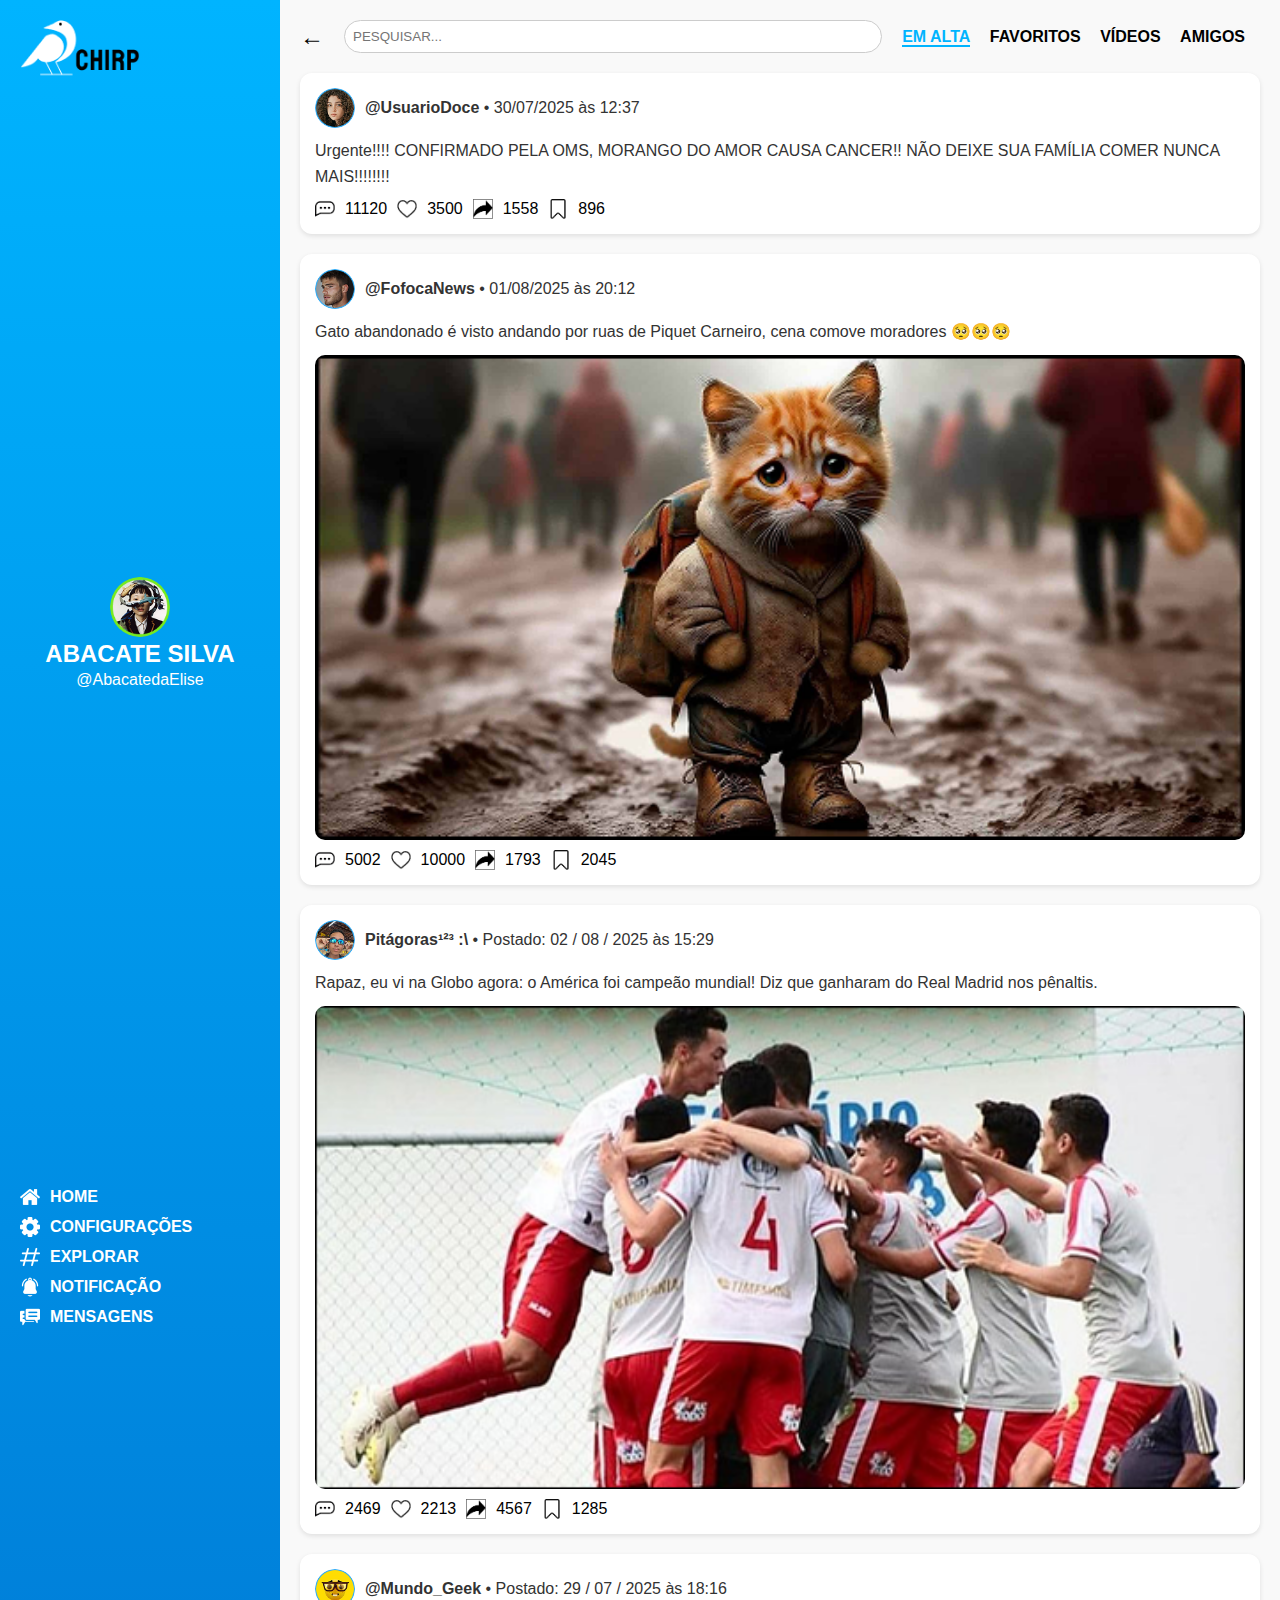
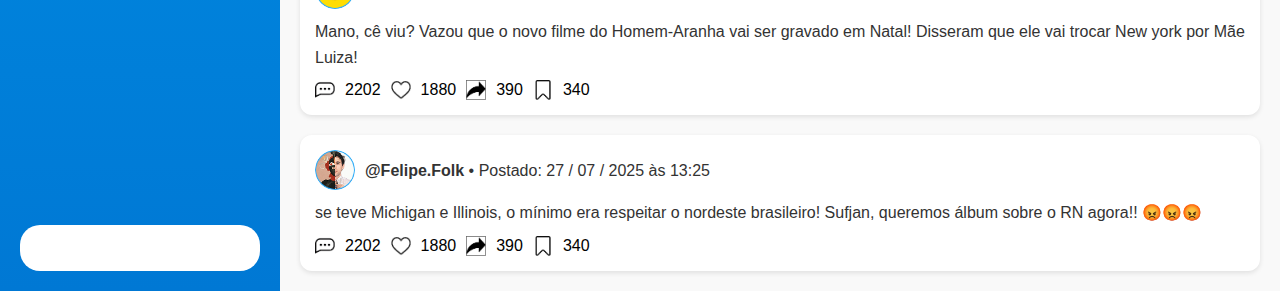
<file: site/index.html>
<!DOCTYPE html>
<html lang="en">
<head>
    <meta charset="UTF-8">
    <meta name="viewport" content="width=device-width, initial-scale=1.0">
    <title>Chirp</title>
    <link rel="stylesheet" href="style.css">
</head>
<body>
    <!--MAIN -> PARTE PRINCIPAL-->
    <main class="container">
        <aside class="sidebar">
            <!--HEADER -> CABEÇALHO-->
            <header class="logo-area">
                <img src="img/Component 1.png" alt="Logo" class="logo">
            </header>

            <section class="profile">
                <img src="img/Ellipse 1.png" alt="Avatar" class="avatar">
                <h2>ABACATE SILVA</h2>
                <p>@AbacatedaElise</p>
            </section>

            <nav class="menu">
                <ul>
                    <li><img src="img/Home.png" alt="Home">HOME</li>
                    <li><img src="img/Config.png" alt="Config">CONFIGURAÇÕES</li>
                    <li><img src="img/Hashtag.png" alt="Hashtag">EXPLORAR</li>
                    <li><img src="img/Notificacao.png" alt="Notificacao">NOTIFICAÇÃO</li>
                    <li><img src="img/Mensagem.png" alt="Mensagem">MENSAGENS</li>
                </ul>
            </nav>

            <button class="write-button">
                    <img src="img/ESCREVER.png" alt="Escrever">
            </button>
        </aside>

        <section class="main-content">
            <header class="topbar">
                <button class="back-button">&#8592;</button>
                <input type="search" placeholder="PESQUISAR...">
                <nav class="topnav">
                    <a href="#" class="active">EM ALTA</a>
                    <a href="#">FAVORITOS</a>
                    <a href="#">VÍDEOS</a>
                    <a href="#">AMIGOS</a>
                </nav>
            </header>

            <section class="feed">
                <article class="post">
                    <header class="post-header">
                        <img src="img/Ellipse 5.png" alt="Avatar do usuário" class="user-avatar">
                        <p><strong>@UsuarioDoce</strong> • 30/07/2025 às 12:37</p>
                    </header>
                    <p>Urgente!!!! CONFIRMADO PELA OMS, MORANGO DO AMOR CAUSA CANCER!! NÃO DEIXE SUA FAMÍLIA COMER NUNCA MAIS!!!!!!!!</p>
                    <footer class="post-footer">
                        <img src="img/Comentar.png" alt="Comentar">
                        <span>11120</span>
                        <img src="img/Curtir.png" alt="Curtir">
                        <span>3500</span>
                        <img src="img/Compartilhar.png" alt="Compartilhar">
                        <span>1558</span>
                        <img src="img/Salvar.png" alt="Salvar">
                        <span>896</span>
                    </footer>
                </article>

                <article class="post">
                    <header class="post-header">
                        <img src="img/Ellipse 6.png" alt="@FofocaNews" class="user-avatar">
                        <p><strong>@FofocaNews</strong> • 01/08/2025 às 20:12</p>
                    </header>
                    <p>Gato abandonado é visto andando por ruas de Piquet Carneiro, cena comove moradores 🥺🥺🥺</p>
                    <figure>
                        <img src="img/Rectangle 27.png" alt="Gato na chuva">
                    </figure>
                    <footer class="post-footer">
                        <img src="img/Comentar.png" alt="Comentar">
                        <span>5002</span>
                        <img src="img/Curtir.png" alt="Curtir">
                        <span>10000</span>
                        <img src="img/Compartilhar.png" alt="Compartilhar">
                        <span>1793</span>
                        <img src="img/Salvar.png" alt="Salvar">
                        <span>2045</span>
                    </footer>
                </article>

                <article class="post">
                    <header class="post-header">
                        <img src="img/Ellipse 8.png" alt="@Pitágoras" class="user-avatar">
                        <p><strong>Pitágoras¹²³ :\</strong> • Postado: 02 / 08 / 2025 às 15:29</p>
                    </header>
                    <p>Rapaz, eu vi na Globo agora: o América foi campeão mundial! Diz que ganharam do Real Madrid nos pênaltis.</p>
                    <figure>
                        <img src="img/Rectangle 38.png" alt="Jogadores">
                    </figure>
                    <footer class="post-footer">
                        <img src="img/Comentar.png" alt="Comentar">
                        <span>2469</span>
                        <img src="img/Curtir.png" alt="Curtir">
                        <span>2213</span>
                        <img src="img/Compartilhar.png" alt="Compartilhar">
                        <span>4567</span>
                        <img src="img/Salvar.png" alt="Salvar">
                        <span>1285</span>
                    </footer>
                </article>

                <article class="post">
                    <header class="post-header">
                        <img src="img/Ellipse 9.png" alt="@Mundo_Geek" class="user-avatar">
                        <p><strong>@Mundo_Geek</strong> • Postado: 29 / 07 / 2025 às 18:16</p>
                    </header>
                    <p>Mano, cê viu? Vazou que o novo filme do Homem-Aranha vai ser gravado em Natal! Disseram que ele vai trocar New york por Mãe Luiza!</p>
                    <footer class="post-footer">
                        <img src="img/Comentar.png" alt="Comentar">
                        <span>2202</span>
                        <img src="img/Curtir.png" alt="Curtir">
                        <span>1880</span>
                        <img src="img/Compartilhar.png" alt="Compartilhar">
                        <span>390</span>
                        <img src="img/Salvar.png" alt="Salvar">
                        <span>340</span>
                    </footer>
                </article>

                <article class="post">
                    <header class="post-header">
                        <img src="img/Ellipse 10.png" alt="@Felipe.Folk" class="user-avatar">
                        <p><strong>@Felipe.Folk</strong> • Postado: 27 / 07 / 2025 às 13:25</p>
                    </header>
                    <p>se teve Michigan e Illinois, o mínimo era respeitar o nordeste brasileiro! Sufjan, queremos álbum sobre o RN agora!! 😡😡😡</p>
                    <footer class="post-footer">
                        <img src="img/Comentar.png" alt="Comentar">
                        <span>2202</span>
                        <img src="img/Curtir.png" alt="Curtir">
                        <span>1880</span>
                        <img src="img/Compartilhar.png" alt="Compartilhar">
                        <span>390</span>
                        <img src="img/Salvar.png" alt="Salvar">
                        <span>340</span>
                    </footer>
                </article>
            </section>
        </section>
    </main>
</body>
</html>
</file>
<file: site/style.css>
/** {
    box-sizing: border-box;
    margin: 0;
    padding: 0;
}

body {
    font-family: Arial, sans-serif;
    background-color: #f4f4f4;
}

.container {
    display: flex;
    min-height: 100vh;
}

.sidebar {
    width: 250px;
    background: linear-gradient(to bottom, #00b4ff, #0078d4);
    color: white;
    padding: 20px;
    display: flex;
    flex-direction: column;
    justify-content: space-between;
}

.logo {
    width: 120px;
    margin-bottom: 20px;
}

.avatar {
      width: 60px;
      height: 60px;
      border-radius: 50%;
      margin-bottom: 10px;
    }

.menu ul {
      list-style: none;
      padding: 0;
    }

    .menu li {
      display: flex;
      align-items: center;
      margin-bottom: 15px;
      font-weight: bold;
    }

    .menu img {
      width: 20px;
      margin-right: 10px;
    }

/*
.write-button {
      background: white;
      color: #00b4ff;
      border: none;
      border-radius: 20px;
      padding: 10px 20px;
      font-weight: bold;
      cursor: pointer;
      display: flex;
      align-items: center;
      gap: 8px;
    }*/

 /*.main-content {
      flex: 1;
      padding: 20px;
      background-color: #f9f9f9;
    }

    .topbar {
      display: flex;
      align-items: center;
      justify-content: space-between;
      margin-bottom: 20px;
    }

    .topbar input[type="search"] {
      flex: 1;
      padding: 8px;
      margin: 0 20px;
      border: 1px solid #ccc;
      border-radius: 20px;
    }

    .topnav a {
      margin-right: 15px;
      text-decoration: none;
      color: black;
      font-weight: bold;
    }

    .topnav a.active {
      color: #00b4ff;
      border-bottom: 2px solid #00b4ff;
    }

    .feed {
      display: flex;
      flex-direction: column;
      gap: 20px;
    }

    .post {
      background: white;
      border-radius: 12px;
      padding: 15px;
      box-shadow: 0 2px 5px rgba(0,0,0,0.1);
    }

    .post-header {
      display: flex;
      align-items: center;
      gap: 10px;
      margin-bottom: 10px;
    }

    .user-avatar {
      width: 40px;
      height: 40px;
      border-radius: 50%;
    }

    .post-footer {
      display: flex;
      align-items: center;
      gap: 10px;
      margin-top: 10px;
    }

    .post-footer img {
      width: 20px;
      height: 20px;
      cursor: pointer;
    }

    figure img {
      width: 100%;
      border-radius: 10px;
      margin-top: 10px;
    }

    .back-button {
      background: none;
      border: none;
      font-size: 1.5em;
      cursor: pointer;
    }*/

:root {
      --blue-light: #00b4ff;
      --blue-dark: #0078d4;
      --bg-main: #f9f9f9;
      --text-dark: #333;
    }

    * {
      box-sizing: border-box;
      margin: 0;
      padding: 0;
    }

    body {
      font-family: Arial, sans-serif;
      background-color: #f4f4f4;
    }

    img {
      display: block;
      max-width: 100%;
      height: auto;
    }

    a, button {
      outline: none;
    }

    a:focus, button:focus {
      outline: 3px solid var(--blue-light);
    }

    .container {
      display: flex;
      min-height: 100vh;
      flex-direction: row;
    }

    .sidebar {
      width: 250px;
      background: linear-gradient(to bottom, var(--blue-light), var(--blue-dark));
      color: white;
      padding: 20px;
      display: flex;
      flex-direction: column;
      justify-content: space-between;
      transition: width 0.3s;
      /**/gap: 10px;
    }

    .sidebar:hover {
      width: 280px;
    }

    .logo {
      width: 120px;
    }

    .avatar {
      width: 60px;
      height: 60px;
      border-radius: 50%;
    }

    .profile {
      /**/margin-top: 0;
      display: flex;
      flex-direction: column;
      align-items: center;
      gap: 3px;
    }

    .menu ul {
      list-style: none;
      padding: 0;
      display: flex;
      flex-direction: column;
      gap: 10px;
    }

    .menu li {
      display: flex;
      align-items: center;
      font-weight: bold;
      gap: 10px;
    }

    .menu img {
      width: 20px;
    }

    .write-button {
      background: white;
      color: var(--blue-light);
      border: none;
      border-radius: 20px;
      padding: 12px 25px;
      font-weight: bold;
      cursor: pointer;
      display: flex;
      align-items: center;
      gap: 8px;
      transition: background-color 0.2s, color 0.2s;
    }

    .write-button:hover {
      background: var(--blue-light);
      color: white;
    }

    .main-content {
      flex: 1;
      padding: 20px;
      background-color: var(--bg-main);
    }

    .topbar {
      display: flex;
      align-items: center;
      justify-content: space-between;
      margin-bottom: 20px;
    }

    .topbar input[type="search"] {
      flex: 1;
      padding: 8px;
      margin: 0 20px;
      border: 1px solid #ccc;
      border-radius: 20px;
    }

    .topnav a {
      margin-right: 15px;
      text-decoration: none;
      color: black;
      font-weight: bold;
    }

    .topnav a.active {
      color: var(--blue-light);
      border-bottom: 2px solid var(--blue-light);
    }

    .feed {
      display: flex;
      flex-direction: column;
      gap: 20px;
    }

    .post {
      background: white;
      border-radius: 12px;
      padding: 15px;
      box-shadow: 0 2px 5px rgba(0,0,0,0.1);
      transition: 0.2s;
    }

    .post:hover {
      box-shadow: 0 4px 10px rgba(0, 0, 0, 0.15);
      transform: translateY(-3px);
    }

    .post-header {
      display: flex;
      align-items: center;
      gap: 10px;
      margin-bottom: 10px;
    }

    .user-avatar {
      width: 40px;
      height: 40px;
      border-radius: 50%;
    }

    .post p {
      color: var(--text-dark);
      line-height: 1.6;
    }

    .post-footer {
      display: flex;
      align-items: center;
      gap: 10px;
      margin-top: 10px;
    }

    .post-footer img {
      width: 20px;
      height: 20px;
      cursor: pointer;
    }

    figure img {
      width: 100%;
      border-radius: 10px;
      margin-top: 10px;
    }

    .back-button {
      background: none;
      border: none;
      font-size: 1.5em;
      cursor: pointer;
    }

    @media (max-width: 768px) {
      .container {
        flex-direction: column;
      }
      .sidebar {
        width: 100%;
        flex-direction: row;
        align-items: center;
        padding: 10px;
        gap: 10px;
      }
      .sidebar .profile,
      .menu {
        display: none;
      }
      .main-content {
        padding: 10px;
      }
    }
</file>
